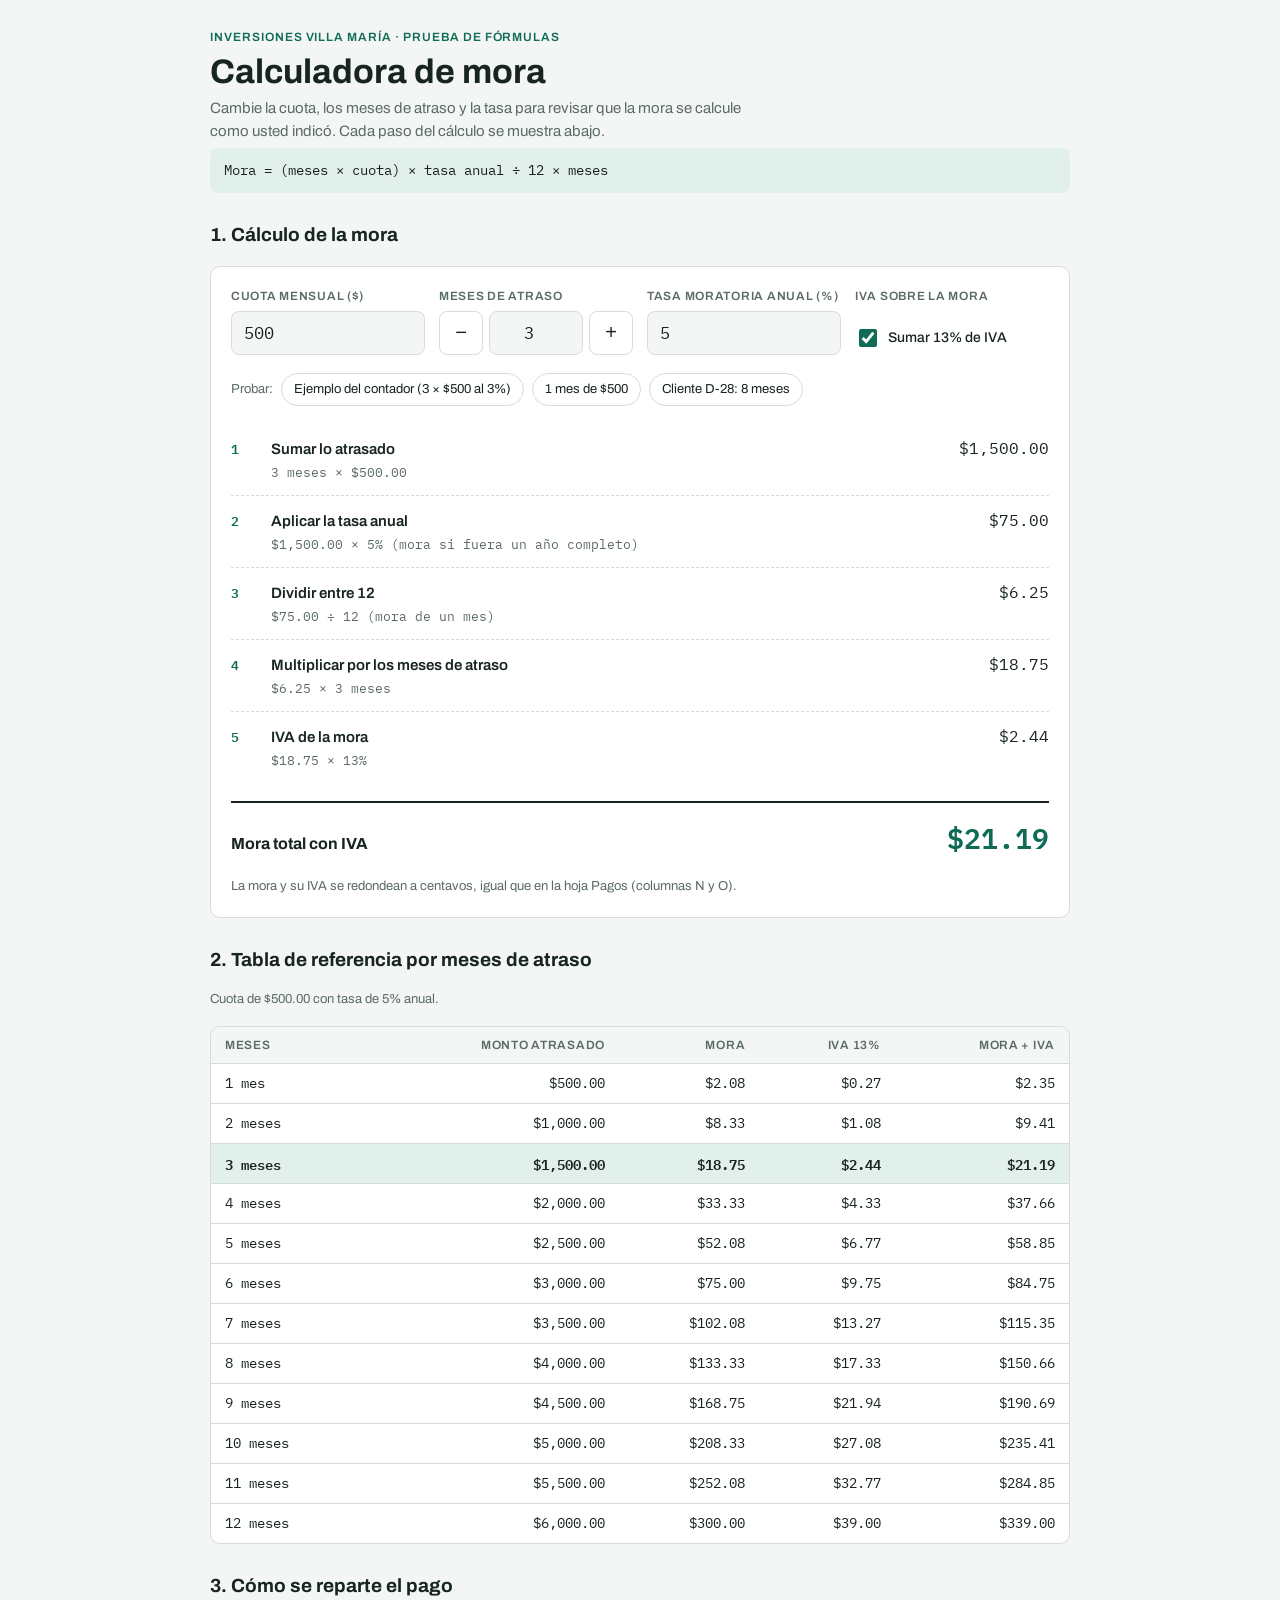
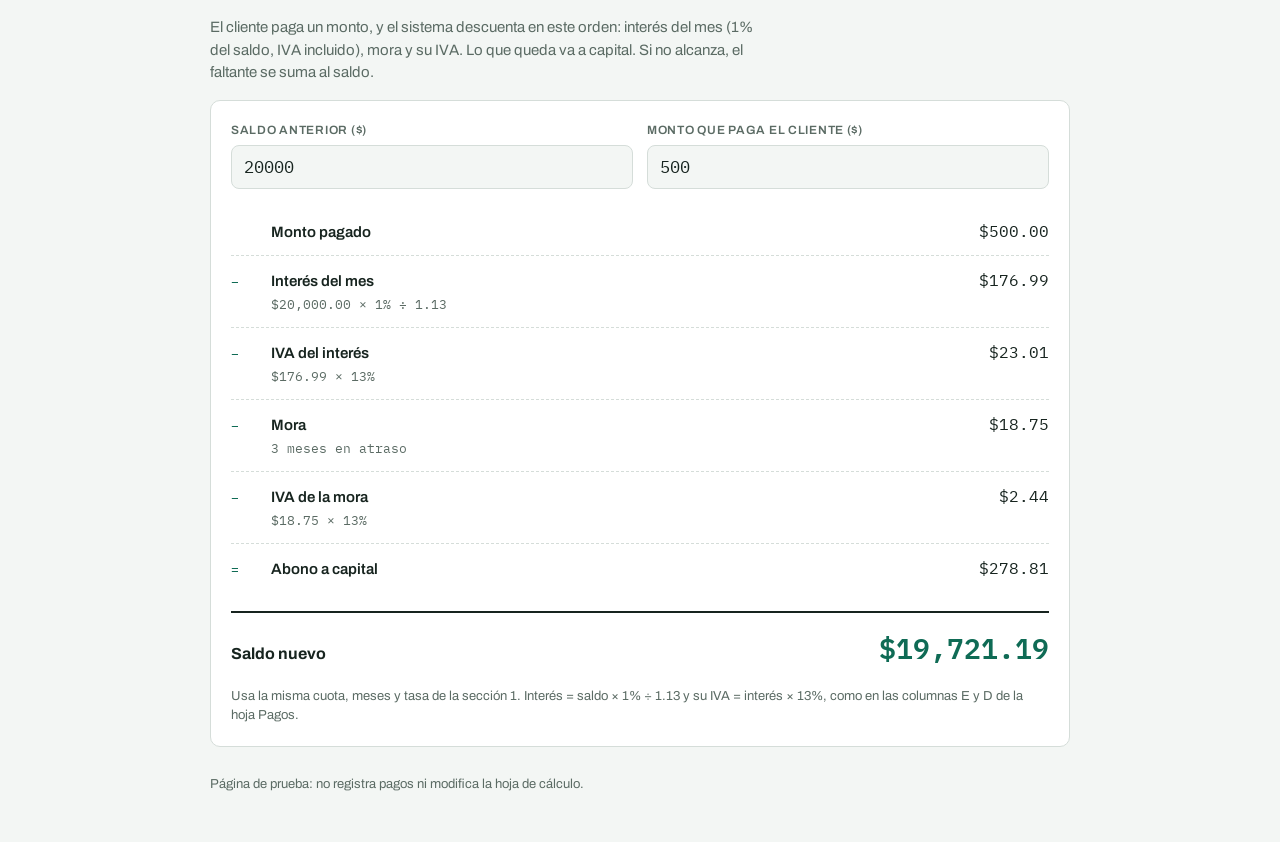
<file: index.html>
<!doctype html><html><head><meta charset=utf8><meta name=viewport content="width=device-width,initial-scale=1,viewport-fit=cover"><style>:root{color-scheme:light;box-sizing:border-box;padding-top:env(safe-area-inset-top,0px);padding-bottom:env(safe-area-inset-bottom,0px)}html{scroll-padding-top:env(safe-area-inset-top,0px)}body{margin:0;padding:0;font:14px -apple-system,BlinkMacSystemFont,sans-serif;background:#fff;color:#000}img{max-width:100%}[hidden]:not([hidden=until-found i]){display:none!important}</style></head><body>
<title>Calculadora de Mora Villa María</title>
<meta name="claude:viewport-fit-sides" content="cover">
<link rel="preconnect" href="https://fonts.googleapis.com">
<link rel="preconnect" href="https://fonts.gstatic.com" crossorigin>
<link rel="stylesheet" href="https://fonts.googleapis.com/css2?family=Archivo:wght@400;500;600;700&family=IBM+Plex+Mono:wght@400;500;600&display=swap">
<style>
/* Layout: una hoja de cálculo de contador — controles arriba, luego el cálculo línea por línea como asiento, luego la tabla de referencia */
:root {
  --bg: #f3f6f4;
  --surface: #ffffff;
  --ink: #17241f;
  --muted: #5b6b64;
  --line: #d5ddd9;
  --accent: #0f6b55;
  --accent-soft: #e2f0eb;
  --warn: #9a3b1c;
  --warn-soft: #f8e7df;
  --font-display: "Archivo", "Helvetica Neue", Arial, sans-serif;
  --font-body: "Archivo", "Helvetica Neue", Arial, sans-serif;
  --font-num: "IBM Plex Mono", ui-monospace, "SFMono-Regular", Menlo, monospace;
}
@media (prefers-color-scheme: dark) {
  :root:not([data-theme="light"]) {
    --bg: #0f1613; --surface: #17211d; --ink: #e4ece8; --muted: #93a39c; --line: #2a3832;
    --accent: #4cc3a2; --accent-soft: #173a30; --warn: #f0a07f; --warn-soft: #3a2219;
    color-scheme: dark;
  }
}
:root[data-theme="dark"] {
  --bg: #0f1613; --surface: #17211d; --ink: #e4ece8; --muted: #93a39c; --line: #2a3832;
  --accent: #4cc3a2; --accent-soft: #173a30; --warn: #f0a07f; --warn-soft: #3a2219;
  color-scheme: dark;
}
* { box-sizing: border-box; }
body {
  background: var(--bg); color: var(--ink); font-family: var(--font-body); font-size: 15px; line-height: 1.5;
  padding-left: max(16px, env(safe-area-inset-left, 0px));
  padding-right: max(16px, env(safe-area-inset-right, 0px));
  padding-block: 28px 48px;
}
.wrap { max-width: 860px; margin: 0 auto; display: grid; gap: 28px; }
header { display: grid; gap: 6px; }
.eyebrow { font-size: 12px; letter-spacing: .08em; text-transform: uppercase; color: var(--accent); font-weight: 600; }
h1 { font-family: var(--font-display); font-size: clamp(26px, 5vw, 34px); line-height: 1.15; margin: 0; text-wrap: balance; font-weight: 700; }
h2 { font-size: 19px; margin: 0; text-wrap: balance; }
.lead { color: var(--muted); max-width: 62ch; margin: 0; }
.formula {
  font-family: var(--font-num); font-size: 14px; background: var(--accent-soft); color: var(--ink);
  padding: 12px 14px; border-radius: 8px; overflow-x: auto; white-space: nowrap;
}
section { display: grid; gap: 16px; }
.panel { background: var(--surface); border: 1px solid var(--line); border-radius: 10px; padding: 20px; display: grid; gap: 18px; }
.controls { display: grid; grid-template-columns: repeat(auto-fit, minmax(170px, 1fr)); gap: 14px; }
.field { display: grid; gap: 6px; min-width: 0; }
label { font-size: 12px; text-transform: uppercase; letter-spacing: .06em; color: var(--muted); font-weight: 600; }
input[type=number] {
  width: 100%; font-family: var(--font-num); font-size: 17px; padding: 10px 12px; border: 1px solid var(--line);
  border-radius: 8px; background: var(--bg); color: var(--ink);
}
input:focus-visible, button:focus-visible { outline: 2px solid var(--accent); outline-offset: 2px; }
.stepper { display: flex; gap: 6px; }
.stepper input { text-align: center; }
.stepper button {
  flex: 0 0 44px; font-size: 20px; border: 1px solid var(--line); background: var(--surface); color: var(--ink);
  border-radius: 8px; cursor: pointer;
}
.stepper button:hover { border-color: var(--accent); color: var(--accent); }
.check { display: flex; align-items: center; gap: 8px; font-size: 14px; color: var(--ink); text-transform: none; letter-spacing: 0; font-weight: 500; cursor: pointer; }
.check input { width: 18px; height: 18px; accent-color: var(--accent); }
.presets { display: flex; flex-wrap: wrap; gap: 8px; align-items: center; }
.presets span { font-size: 13px; color: var(--muted); }
.chip {
  font: inherit; font-size: 13px; padding: 6px 12px; border-radius: 999px; border: 1px solid var(--line);
  background: var(--surface); color: var(--ink); cursor: pointer;
}
.chip:hover { border-color: var(--accent); color: var(--accent); }

.ledger { display: grid; gap: 0; }
.row {
  display: grid; grid-template-columns: 28px 1fr auto; gap: 12px; align-items: baseline;
  padding: 12px 0; border-bottom: 1px dashed var(--line);
}
.row:last-child { border-bottom: 0; }
.n { font-family: var(--font-num); font-size: 13px; color: var(--accent); font-weight: 600; }
.desc { min-width: 0; }
.desc b { display: block; font-weight: 600; }
.desc small { color: var(--muted); font-family: var(--font-num); font-size: 13px; overflow-wrap: anywhere; }
.amt { font-family: var(--font-num); font-variant-numeric: tabular-nums; font-size: 16px; text-align: right; white-space: nowrap; }
.total { display: flex; justify-content: space-between; align-items: baseline; gap: 12px; flex-wrap: wrap;
  border-top: 2px solid var(--ink); padding-top: 14px; }
.total .label { font-weight: 700; font-size: 16px; }
.total .big { font-family: var(--font-num); font-size: 28px; font-weight: 600; color: var(--accent); }
.note { font-size: 13px; color: var(--muted); margin: 0; }

.tablewrap { overflow-x: auto; border: 1px solid var(--line); border-radius: 10px; background: var(--surface); }
table { border-collapse: collapse; width: 100%; min-width: 520px; font-variant-numeric: tabular-nums; }
th, td { padding: 9px 14px; text-align: right; border-bottom: 1px solid var(--line); white-space: nowrap; }
th:first-child, td:first-child { text-align: left; }
th { font-size: 12px; text-transform: uppercase; letter-spacing: .06em; color: var(--muted); font-weight: 600; background: var(--bg); }
td { font-family: var(--font-num); font-size: 14px; }
tr:last-child td { border-bottom: 0; }
tr.sel td { background: var(--accent-soft); font-weight: 600; }

.neg { color: var(--warn); }
.alert { background: var(--warn-soft); color: var(--ink); border-radius: 8px; padding: 10px 14px; font-size: 14px; }
.alert b { color: var(--warn); }
footer { font-size: 13px; color: var(--muted); }
@media (max-width: 480px) {
  .panel { padding: 16px; }
  .row { grid-template-columns: 22px 1fr; }
  .amt { grid-column: 2; text-align: left; }
}
</style>

<div class="wrap">
  <header>
    <div class="eyebrow">Inversiones Villa María · Prueba de fórmulas</div>
    <h1>Calculadora de mora</h1>
    <p class="lead">Cambie la cuota, los meses de atraso y la tasa para revisar que la mora se calcule como usted indicó. Cada paso del cálculo se muestra abajo.</p>
    <div class="formula">Mora = (meses × cuota) × tasa anual ÷ 12 × meses</div>
  </header>

  <section aria-labelledby="t1">
    <h2 id="t1">1. Cálculo de la mora</h2>
    <div class="panel">
      <div class="controls">
        <div class="field">
          <label for="cuota">Cuota mensual ($)</label>
          <input type="number" id="cuota" value="500" min="0" step="0.01">
        </div>
        <div class="field">
          <label for="meses">Meses de atraso</label>
          <div class="stepper">
            <button type="button" id="menos" aria-label="Quitar un mes">−</button>
            <input type="number" id="meses" value="3" min="0" max="60" step="1">
            <button type="button" id="mas" aria-label="Agregar un mes">+</button>
          </div>
        </div>
        <div class="field">
          <label for="tasa">Tasa moratoria anual (%)</label>
          <input type="number" id="tasa" value="5" min="0" step="0.01">
        </div>
        <div class="field">
          <label>IVA sobre la mora</label>
          <label class="check" for="iva"><input type="checkbox" id="iva" checked> Sumar 13% de IVA</label>
        </div>
      </div>
      <div class="presets">
        <span>Probar:</span>
        <button type="button" class="chip" data-c="500" data-m="3" data-t="3">Ejemplo del contador (3 × $500 al 3%)</button>
        <button type="button" class="chip" data-c="500" data-m="1" data-t="5">1 mes de $500</button>
        <button type="button" class="chip" data-c="797.28" data-m="8" data-t="5">Cliente D-28: 8 meses</button>
      </div>

      <div class="ledger" id="ledger"></div>

      <div class="total">
        <span class="label" id="totalLabel">Mora total a cobrar</span>
        <span class="big" id="totalMora">$0.00</span>
      </div>
      <p class="note">La mora y su IVA se redondean a centavos, igual que en la hoja Pagos (columnas N y O).</p>
    </div>
  </section>

  <section aria-labelledby="t2">
    <h2 id="t2">2. Tabla de referencia por meses de atraso</h2>
    <p class="note" id="tablaNota"></p>
    <div class="tablewrap">
      <table>
        <thead><tr><th>Meses</th><th>Monto atrasado</th><th>Mora</th><th>IVA 13%</th><th>Mora + IVA</th></tr></thead>
        <tbody id="tabla"></tbody>
      </table>
    </div>
  </section>

  <section aria-labelledby="t3">
    <h2 id="t3">3. Cómo se reparte el pago</h2>
    <p class="lead">El cliente paga un monto, y el sistema descuenta en este orden: interés del mes (1% del saldo, IVA incluido), mora y su IVA. Lo que queda va a capital. Si no alcanza, el faltante se suma al saldo.</p>
    <div class="panel">
      <div class="controls">
        <div class="field">
          <label for="saldo">Saldo anterior ($)</label>
          <input type="number" id="saldo" value="20000" min="0" step="0.01">
        </div>
        <div class="field">
          <label for="pago">Monto que paga el cliente ($)</label>
          <input type="number" id="pago" value="500" min="0" step="0.01">
        </div>
      </div>
      <div class="ledger" id="reparto"></div>
      <div class="total">
        <span class="label">Saldo nuevo</span>
        <span class="big" id="saldoNuevo">$0.00</span>
      </div>
      <div class="alert" id="alerta" hidden></div>
      <p class="note">Usa la misma cuota, meses y tasa de la sección 1. Interés = saldo × 1% ÷ 1.13 y su IVA = interés × 13%, como en las columnas E y D de la hoja Pagos.</p>
    </div>
  </section>

  <footer>Página de prueba: no registra pagos ni modifica la hoja de cálculo.</footer>
</div>

<script>
const $ = id => document.getElementById(id);
const r2 = n => Math.round((n + Number.EPSILON) * 100) / 100;
const fmt = n => (n < 0 ? "−$" : "$") + Math.abs(n).toLocaleString("en-US", { minimumFractionDigits: 2, maximumFractionDigits: 2 });
const num = id => { const v = parseFloat($(id).value); return isNaN(v) ? 0 : v; };

function mora(cuota, meses, tasaPct) {
  const atrasado = meses * cuota;
  const anual = atrasado * tasaPct / 100;
  const mensual = anual / 12;
  const m = r2(mensual * meses);
  return { atrasado, anual, mensual, mora: m, iva: r2(m * 0.13) };
}

function fila(n, titulo, detalle, monto, clase) {
  return `<div class="row"><span class="n">${n}</span><div class="desc"><b>${titulo}</b><small>${detalle}</small></div><span class="amt ${clase || ""}">${monto}</span></div>`;
}

function render() {
  const cuota = num("cuota"), meses = Math.max(0, Math.round(num("meses"))), tasa = num("tasa"), conIva = $("iva").checked;
  const c = mora(cuota, meses, tasa);
  const totalMora = conIva ? r2(c.mora + c.iva) : c.mora;

  $("ledger").innerHTML =
    fila("1", "Sumar lo atrasado", `${meses} meses × ${fmt(cuota)}`, fmt(c.atrasado)) +
    fila("2", "Aplicar la tasa anual", `${fmt(c.atrasado)} × ${tasa}%  (mora si fuera un año completo)`, fmt(c.anual)) +
    fila("3", "Dividir entre 12", `${fmt(c.anual)} ÷ 12  (mora de un mes)`, fmt(c.mensual)) +
    fila("4", "Multiplicar por los meses de atraso", `${fmt(c.mensual)} × ${meses} meses`, fmt(c.mora)) +
    (conIva ? fila("5", "IVA de la mora", `${fmt(c.mora)} × 13%`, fmt(c.iva)) : "");
  $("totalLabel").textContent = conIva ? "Mora total con IVA" : "Mora total (sin IVA)";
  $("totalMora").textContent = fmt(totalMora);

  // Tabla 1–12 meses
  $("tablaNota").textContent = `Cuota de ${fmt(cuota)} con tasa de ${tasa}% anual.`;
  let filas = "";
  for (let m = 1; m <= 12; m++) {
    const t = mora(cuota, m, tasa);
    filas += `<tr class="${m === meses ? "sel" : ""}"><td>${m} ${m === 1 ? "mes" : "meses"}</td><td>${fmt(t.atrasado)}</td><td>${fmt(t.mora)}</td><td>${fmt(t.iva)}</td><td>${fmt(r2(t.mora + t.iva))}</td></tr>`;
  }
  $("tabla").innerHTML = filas;

  // Reparto del pago
  const saldo = num("saldo"), pago = num("pago");
  const interes = saldo * 0.01 / 1.13, ivaInt = interes * 0.13;
  const ivaMora = conIva ? c.iva : 0;
  const capital = pago - interes - ivaInt - c.mora - ivaMora;
  const nuevo = saldo - capital;
  $("reparto").innerHTML =
    fila("", "Monto pagado", "", fmt(pago)) +
    fila("−", "Interés del mes", `${fmt(saldo)} × 1% ÷ 1.13`, fmt(interes)) +
    fila("−", "IVA del interés", `${fmt(interes)} × 13%`, fmt(ivaInt)) +
    fila("−", "Mora", `${meses} meses en atraso`, fmt(c.mora)) +
    (conIva ? fila("−", "IVA de la mora", `${fmt(c.mora)} × 13%`, fmt(ivaMora)) : "") +
    fila("=", "Abono a capital", capital < 0 ? "No alcanzó: este faltante se suma a la deuda" : "", fmt(capital), capital < 0 ? "neg" : "");
  $("saldoNuevo").textContent = fmt(nuevo);
  const alerta = $("alerta");
  if (capital < 0) {
    alerta.hidden = false;
    alerta.innerHTML = `<b>El pago no cubre interés y mora.</b> Faltan ${fmt(-capital)}, que se suman al saldo: ${fmt(saldo)} + ${fmt(-capital)} = ${fmt(nuevo)}.`;
  } else alerta.hidden = true;
}

["cuota", "meses", "tasa", "iva", "saldo", "pago"].forEach(id => $(id).addEventListener("input", render));
$("menos").addEventListener("click", () => { $("meses").value = Math.max(0, num("meses") - 1); render(); });
$("mas").addEventListener("click", () => { $("meses").value = Math.min(60, num("meses") + 1); render(); });
document.querySelectorAll(".chip").forEach(b => b.addEventListener("click", () => {
  $("cuota").value = b.dataset.c; $("meses").value = b.dataset.m; $("tasa").value = b.dataset.t; render();
}));
render();
</script>

</body></html>
</file>
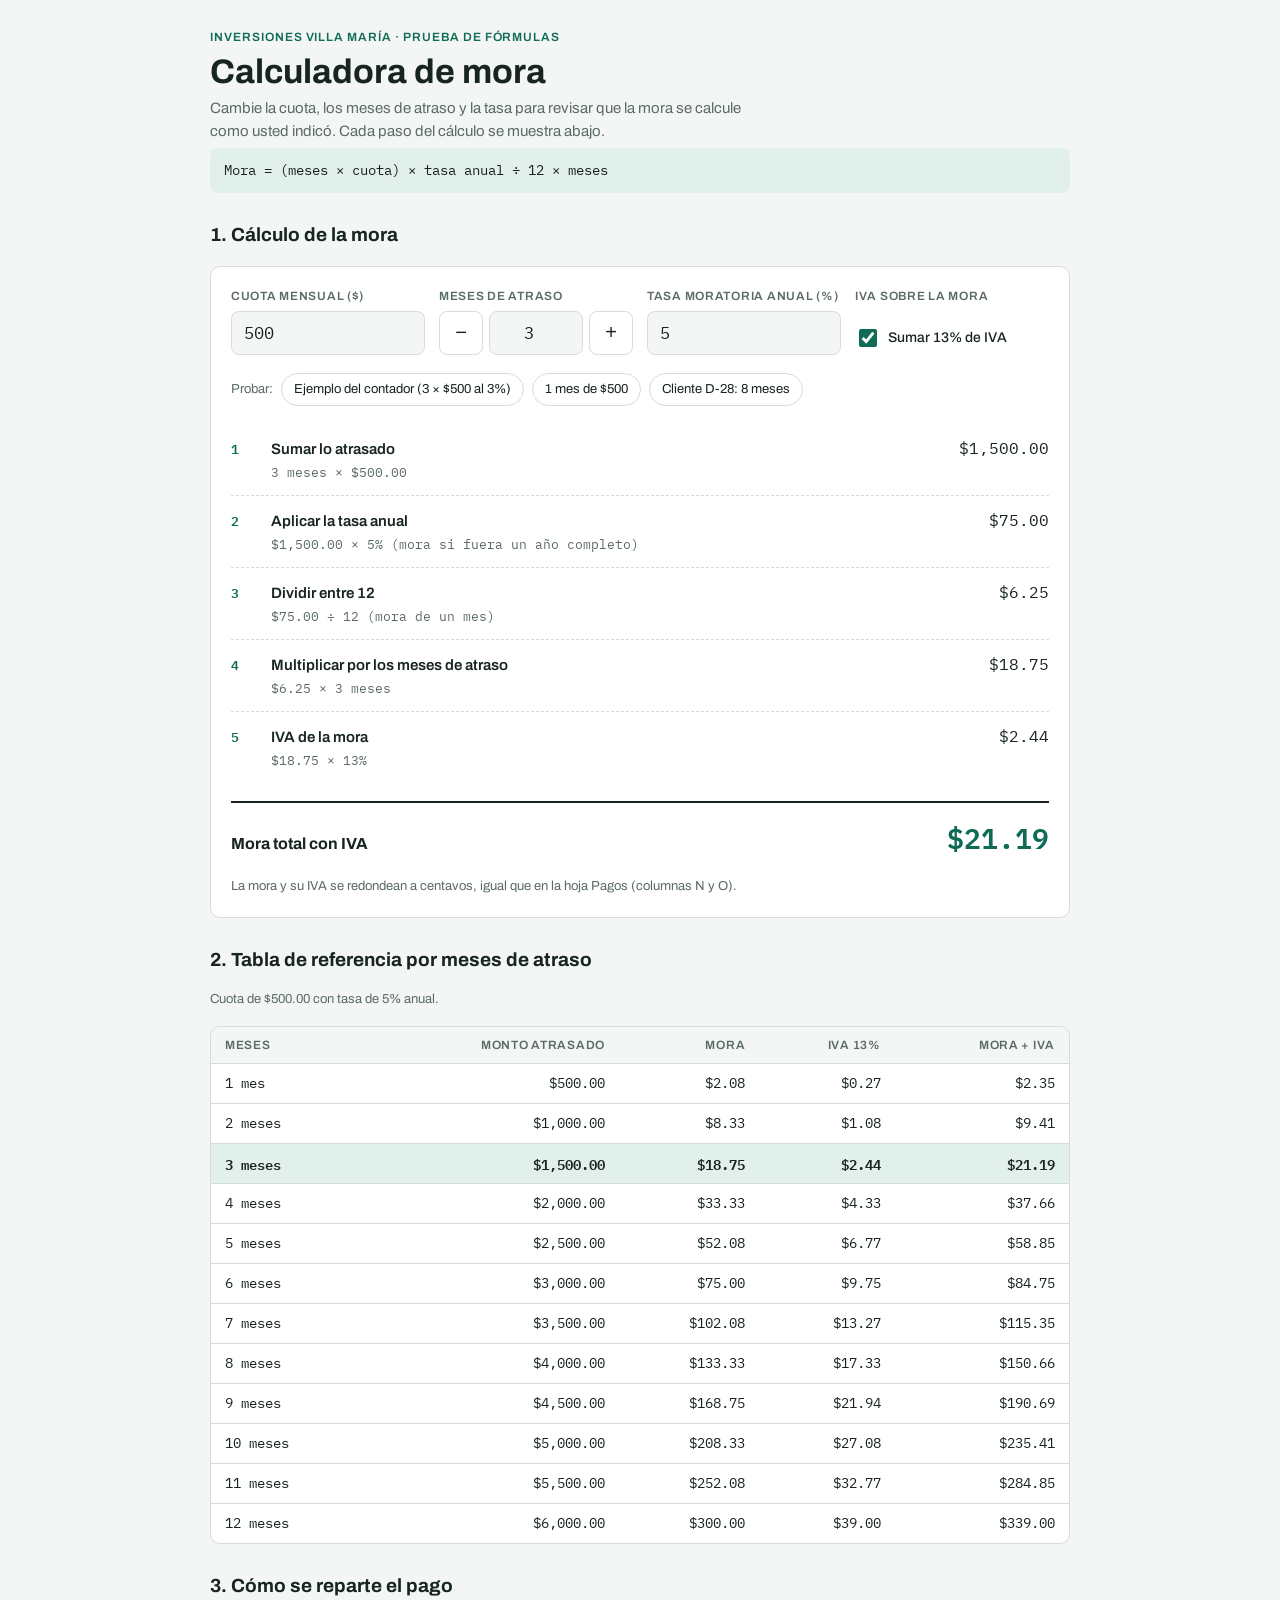
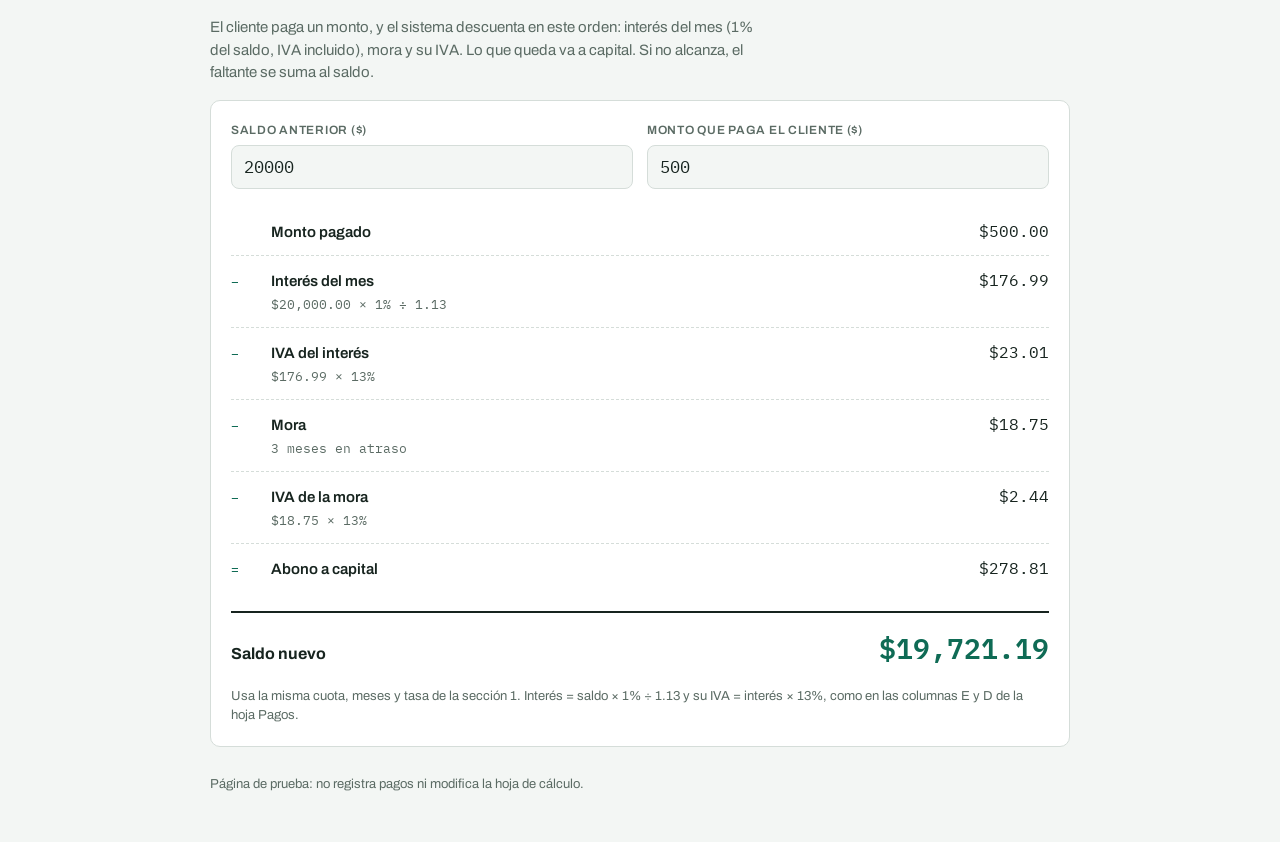
<file: Calculadora de Mora Villa María.html>
<!doctype html><html><head><meta charset=utf8><meta name=viewport content="width=device-width,initial-scale=1,viewport-fit=cover"><style>:root{color-scheme:light;box-sizing:border-box;padding-top:env(safe-area-inset-top,0px);padding-bottom:env(safe-area-inset-bottom,0px)}html{scroll-padding-top:env(safe-area-inset-top,0px)}body{margin:0;padding:0;font:14px -apple-system,BlinkMacSystemFont,sans-serif;background:#fff;color:#000}img{max-width:100%}[hidden]:not([hidden=until-found i]){display:none!important}</style></head><body>
<title>Calculadora de Mora Villa María</title>
<meta name="claude:viewport-fit-sides" content="cover">
<link rel="preconnect" href="https://fonts.googleapis.com">
<link rel="preconnect" href="https://fonts.gstatic.com" crossorigin>
<link rel="stylesheet" href="https://fonts.googleapis.com/css2?family=Archivo:wght@400;500;600;700&family=IBM+Plex+Mono:wght@400;500;600&display=swap">
<style>
/* Layout: una hoja de cálculo de contador — controles arriba, luego el cálculo línea por línea como asiento, luego la tabla de referencia */
:root {
  --bg: #f3f6f4;
  --surface: #ffffff;
  --ink: #17241f;
  --muted: #5b6b64;
  --line: #d5ddd9;
  --accent: #0f6b55;
  --accent-soft: #e2f0eb;
  --warn: #9a3b1c;
  --warn-soft: #f8e7df;
  --font-display: "Archivo", "Helvetica Neue", Arial, sans-serif;
  --font-body: "Archivo", "Helvetica Neue", Arial, sans-serif;
  --font-num: "IBM Plex Mono", ui-monospace, "SFMono-Regular", Menlo, monospace;
}
@media (prefers-color-scheme: dark) {
  :root:not([data-theme="light"]) {
    --bg: #0f1613; --surface: #17211d; --ink: #e4ece8; --muted: #93a39c; --line: #2a3832;
    --accent: #4cc3a2; --accent-soft: #173a30; --warn: #f0a07f; --warn-soft: #3a2219;
    color-scheme: dark;
  }
}
:root[data-theme="dark"] {
  --bg: #0f1613; --surface: #17211d; --ink: #e4ece8; --muted: #93a39c; --line: #2a3832;
  --accent: #4cc3a2; --accent-soft: #173a30; --warn: #f0a07f; --warn-soft: #3a2219;
  color-scheme: dark;
}
* { box-sizing: border-box; }
body {
  background: var(--bg); color: var(--ink); font-family: var(--font-body); font-size: 15px; line-height: 1.5;
  padding-left: max(16px, env(safe-area-inset-left, 0px));
  padding-right: max(16px, env(safe-area-inset-right, 0px));
  padding-block: 28px 48px;
}
.wrap { max-width: 860px; margin: 0 auto; display: grid; gap: 28px; }
header { display: grid; gap: 6px; }
.eyebrow { font-size: 12px; letter-spacing: .08em; text-transform: uppercase; color: var(--accent); font-weight: 600; }
h1 { font-family: var(--font-display); font-size: clamp(26px, 5vw, 34px); line-height: 1.15; margin: 0; text-wrap: balance; font-weight: 700; }
h2 { font-size: 19px; margin: 0; text-wrap: balance; }
.lead { color: var(--muted); max-width: 62ch; margin: 0; }
.formula {
  font-family: var(--font-num); font-size: 14px; background: var(--accent-soft); color: var(--ink);
  padding: 12px 14px; border-radius: 8px; overflow-x: auto; white-space: nowrap;
}
section { display: grid; gap: 16px; }
.panel { background: var(--surface); border: 1px solid var(--line); border-radius: 10px; padding: 20px; display: grid; gap: 18px; }
.controls { display: grid; grid-template-columns: repeat(auto-fit, minmax(170px, 1fr)); gap: 14px; }
.field { display: grid; gap: 6px; min-width: 0; }
label { font-size: 12px; text-transform: uppercase; letter-spacing: .06em; color: var(--muted); font-weight: 600; }
input[type=number] {
  width: 100%; font-family: var(--font-num); font-size: 17px; padding: 10px 12px; border: 1px solid var(--line);
  border-radius: 8px; background: var(--bg); color: var(--ink);
}
input:focus-visible, button:focus-visible { outline: 2px solid var(--accent); outline-offset: 2px; }
.stepper { display: flex; gap: 6px; }
.stepper input { text-align: center; }
.stepper button {
  flex: 0 0 44px; font-size: 20px; border: 1px solid var(--line); background: var(--surface); color: var(--ink);
  border-radius: 8px; cursor: pointer;
}
.stepper button:hover { border-color: var(--accent); color: var(--accent); }
.check { display: flex; align-items: center; gap: 8px; font-size: 14px; color: var(--ink); text-transform: none; letter-spacing: 0; font-weight: 500; cursor: pointer; }
.check input { width: 18px; height: 18px; accent-color: var(--accent); }
.presets { display: flex; flex-wrap: wrap; gap: 8px; align-items: center; }
.presets span { font-size: 13px; color: var(--muted); }
.chip {
  font: inherit; font-size: 13px; padding: 6px 12px; border-radius: 999px; border: 1px solid var(--line);
  background: var(--surface); color: var(--ink); cursor: pointer;
}
.chip:hover { border-color: var(--accent); color: var(--accent); }

.ledger { display: grid; gap: 0; }
.row {
  display: grid; grid-template-columns: 28px 1fr auto; gap: 12px; align-items: baseline;
  padding: 12px 0; border-bottom: 1px dashed var(--line);
}
.row:last-child { border-bottom: 0; }
.n { font-family: var(--font-num); font-size: 13px; color: var(--accent); font-weight: 600; }
.desc { min-width: 0; }
.desc b { display: block; font-weight: 600; }
.desc small { color: var(--muted); font-family: var(--font-num); font-size: 13px; overflow-wrap: anywhere; }
.amt { font-family: var(--font-num); font-variant-numeric: tabular-nums; font-size: 16px; text-align: right; white-space: nowrap; }
.total { display: flex; justify-content: space-between; align-items: baseline; gap: 12px; flex-wrap: wrap;
  border-top: 2px solid var(--ink); padding-top: 14px; }
.total .label { font-weight: 700; font-size: 16px; }
.total .big { font-family: var(--font-num); font-size: 28px; font-weight: 600; color: var(--accent); }
.note { font-size: 13px; color: var(--muted); margin: 0; }

.tablewrap { overflow-x: auto; border: 1px solid var(--line); border-radius: 10px; background: var(--surface); }
table { border-collapse: collapse; width: 100%; min-width: 520px; font-variant-numeric: tabular-nums; }
th, td { padding: 9px 14px; text-align: right; border-bottom: 1px solid var(--line); white-space: nowrap; }
th:first-child, td:first-child { text-align: left; }
th { font-size: 12px; text-transform: uppercase; letter-spacing: .06em; color: var(--muted); font-weight: 600; background: var(--bg); }
td { font-family: var(--font-num); font-size: 14px; }
tr:last-child td { border-bottom: 0; }
tr.sel td { background: var(--accent-soft); font-weight: 600; }

.neg { color: var(--warn); }
.alert { background: var(--warn-soft); color: var(--ink); border-radius: 8px; padding: 10px 14px; font-size: 14px; }
.alert b { color: var(--warn); }
footer { font-size: 13px; color: var(--muted); }
@media (max-width: 480px) {
  .panel { padding: 16px; }
  .row { grid-template-columns: 22px 1fr; }
  .amt { grid-column: 2; text-align: left; }
}
</style>

<div class="wrap">
  <header>
    <div class="eyebrow">Inversiones Villa María · Prueba de fórmulas</div>
    <h1>Calculadora de mora</h1>
    <p class="lead">Cambie la cuota, los meses de atraso y la tasa para revisar que la mora se calcule como usted indicó. Cada paso del cálculo se muestra abajo.</p>
    <div class="formula">Mora = (meses × cuota) × tasa anual ÷ 12 × meses</div>
  </header>

  <section aria-labelledby="t1">
    <h2 id="t1">1. Cálculo de la mora</h2>
    <div class="panel">
      <div class="controls">
        <div class="field">
          <label for="cuota">Cuota mensual ($)</label>
          <input type="number" id="cuota" value="500" min="0" step="0.01">
        </div>
        <div class="field">
          <label for="meses">Meses de atraso</label>
          <div class="stepper">
            <button type="button" id="menos" aria-label="Quitar un mes">−</button>
            <input type="number" id="meses" value="3" min="0" max="60" step="1">
            <button type="button" id="mas" aria-label="Agregar un mes">+</button>
          </div>
        </div>
        <div class="field">
          <label for="tasa">Tasa moratoria anual (%)</label>
          <input type="number" id="tasa" value="5" min="0" step="0.01">
        </div>
        <div class="field">
          <label>IVA sobre la mora</label>
          <label class="check" for="iva"><input type="checkbox" id="iva" checked> Sumar 13% de IVA</label>
        </div>
      </div>
      <div class="presets">
        <span>Probar:</span>
        <button type="button" class="chip" data-c="500" data-m="3" data-t="3">Ejemplo del contador (3 × $500 al 3%)</button>
        <button type="button" class="chip" data-c="500" data-m="1" data-t="5">1 mes de $500</button>
        <button type="button" class="chip" data-c="797.28" data-m="8" data-t="5">Cliente D-28: 8 meses</button>
      </div>

      <div class="ledger" id="ledger"></div>

      <div class="total">
        <span class="label" id="totalLabel">Mora total a cobrar</span>
        <span class="big" id="totalMora">$0.00</span>
      </div>
      <p class="note">La mora y su IVA se redondean a centavos, igual que en la hoja Pagos (columnas N y O).</p>
    </div>
  </section>

  <section aria-labelledby="t2">
    <h2 id="t2">2. Tabla de referencia por meses de atraso</h2>
    <p class="note" id="tablaNota"></p>
    <div class="tablewrap">
      <table>
        <thead><tr><th>Meses</th><th>Monto atrasado</th><th>Mora</th><th>IVA 13%</th><th>Mora + IVA</th></tr></thead>
        <tbody id="tabla"></tbody>
      </table>
    </div>
  </section>

  <section aria-labelledby="t3">
    <h2 id="t3">3. Cómo se reparte el pago</h2>
    <p class="lead">El cliente paga un monto, y el sistema descuenta en este orden: interés del mes (1% del saldo, IVA incluido), mora y su IVA. Lo que queda va a capital. Si no alcanza, el faltante se suma al saldo.</p>
    <div class="panel">
      <div class="controls">
        <div class="field">
          <label for="saldo">Saldo anterior ($)</label>
          <input type="number" id="saldo" value="20000" min="0" step="0.01">
        </div>
        <div class="field">
          <label for="pago">Monto que paga el cliente ($)</label>
          <input type="number" id="pago" value="500" min="0" step="0.01">
        </div>
      </div>
      <div class="ledger" id="reparto"></div>
      <div class="total">
        <span class="label">Saldo nuevo</span>
        <span class="big" id="saldoNuevo">$0.00</span>
      </div>
      <div class="alert" id="alerta" hidden></div>
      <p class="note">Usa la misma cuota, meses y tasa de la sección 1. Interés = saldo × 1% ÷ 1.13 y su IVA = interés × 13%, como en las columnas E y D de la hoja Pagos.</p>
    </div>
  </section>

  <footer>Página de prueba: no registra pagos ni modifica la hoja de cálculo.</footer>
</div>

<script>
const $ = id => document.getElementById(id);
const r2 = n => Math.round((n + Number.EPSILON) * 100) / 100;
const fmt = n => (n < 0 ? "−$" : "$") + Math.abs(n).toLocaleString("en-US", { minimumFractionDigits: 2, maximumFractionDigits: 2 });
const num = id => { const v = parseFloat($(id).value); return isNaN(v) ? 0 : v; };

function mora(cuota, meses, tasaPct) {
  const atrasado = meses * cuota;
  const anual = atrasado * tasaPct / 100;
  const mensual = anual / 12;
  const m = r2(mensual * meses);
  return { atrasado, anual, mensual, mora: m, iva: r2(m * 0.13) };
}

function fila(n, titulo, detalle, monto, clase) {
  return `<div class="row"><span class="n">${n}</span><div class="desc"><b>${titulo}</b><small>${detalle}</small></div><span class="amt ${clase || ""}">${monto}</span></div>`;
}

function render() {
  const cuota = num("cuota"), meses = Math.max(0, Math.round(num("meses"))), tasa = num("tasa"), conIva = $("iva").checked;
  const c = mora(cuota, meses, tasa);
  const totalMora = conIva ? r2(c.mora + c.iva) : c.mora;

  $("ledger").innerHTML =
    fila("1", "Sumar lo atrasado", `${meses} meses × ${fmt(cuota)}`, fmt(c.atrasado)) +
    fila("2", "Aplicar la tasa anual", `${fmt(c.atrasado)} × ${tasa}%  (mora si fuera un año completo)`, fmt(c.anual)) +
    fila("3", "Dividir entre 12", `${fmt(c.anual)} ÷ 12  (mora de un mes)`, fmt(c.mensual)) +
    fila("4", "Multiplicar por los meses de atraso", `${fmt(c.mensual)} × ${meses} meses`, fmt(c.mora)) +
    (conIva ? fila("5", "IVA de la mora", `${fmt(c.mora)} × 13%`, fmt(c.iva)) : "");
  $("totalLabel").textContent = conIva ? "Mora total con IVA" : "Mora total (sin IVA)";
  $("totalMora").textContent = fmt(totalMora);

  // Tabla 1–12 meses
  $("tablaNota").textContent = `Cuota de ${fmt(cuota)} con tasa de ${tasa}% anual.`;
  let filas = "";
  for (let m = 1; m <= 12; m++) {
    const t = mora(cuota, m, tasa);
    filas += `<tr class="${m === meses ? "sel" : ""}"><td>${m} ${m === 1 ? "mes" : "meses"}</td><td>${fmt(t.atrasado)}</td><td>${fmt(t.mora)}</td><td>${fmt(t.iva)}</td><td>${fmt(r2(t.mora + t.iva))}</td></tr>`;
  }
  $("tabla").innerHTML = filas;

  // Reparto del pago
  const saldo = num("saldo"), pago = num("pago");
  const interes = saldo * 0.01 / 1.13, ivaInt = interes * 0.13;
  const ivaMora = conIva ? c.iva : 0;
  const capital = pago - interes - ivaInt - c.mora - ivaMora;
  const nuevo = saldo - capital;
  $("reparto").innerHTML =
    fila("", "Monto pagado", "", fmt(pago)) +
    fila("−", "Interés del mes", `${fmt(saldo)} × 1% ÷ 1.13`, fmt(interes)) +
    fila("−", "IVA del interés", `${fmt(interes)} × 13%`, fmt(ivaInt)) +
    fila("−", "Mora", `${meses} meses en atraso`, fmt(c.mora)) +
    (conIva ? fila("−", "IVA de la mora", `${fmt(c.mora)} × 13%`, fmt(ivaMora)) : "") +
    fila("=", "Abono a capital", capital < 0 ? "No alcanzó: este faltante se suma a la deuda" : "", fmt(capital), capital < 0 ? "neg" : "");
  $("saldoNuevo").textContent = fmt(nuevo);
  const alerta = $("alerta");
  if (capital < 0) {
    alerta.hidden = false;
    alerta.innerHTML = `<b>El pago no cubre interés y mora.</b> Faltan ${fmt(-capital)}, que se suman al saldo: ${fmt(saldo)} + ${fmt(-capital)} = ${fmt(nuevo)}.`;
  } else alerta.hidden = true;
}

["cuota", "meses", "tasa", "iva", "saldo", "pago"].forEach(id => $(id).addEventListener("input", render));
$("menos").addEventListener("click", () => { $("meses").value = Math.max(0, num("meses") - 1); render(); });
$("mas").addEventListener("click", () => { $("meses").value = Math.min(60, num("meses") + 1); render(); });
document.querySelectorAll(".chip").forEach(b => b.addEventListener("click", () => {
  $("cuota").value = b.dataset.c; $("meses").value = b.dataset.m; $("tasa").value = b.dataset.t; render();
}));
render();
</script>

</body></html>
</file>
